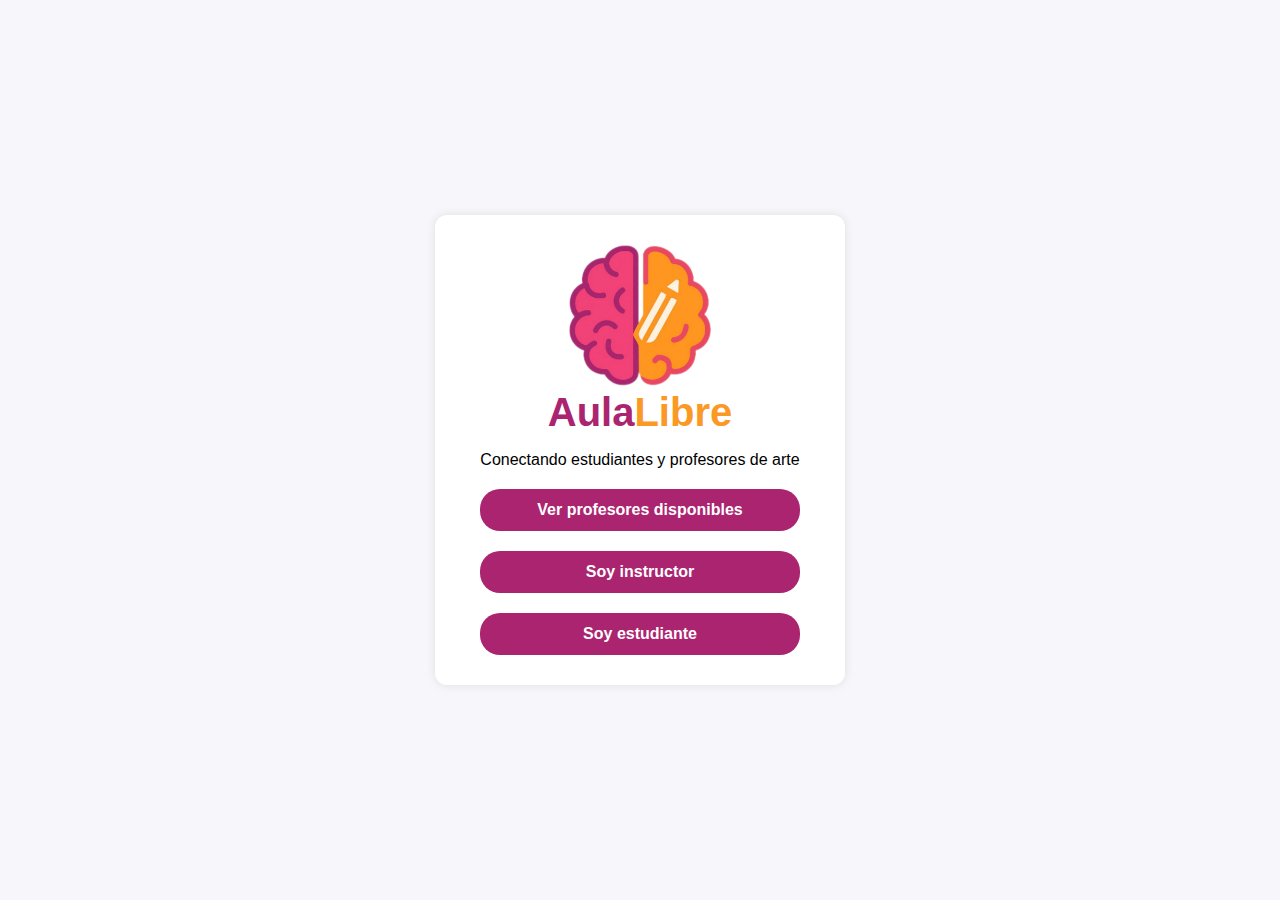
<file: index.html>
<!DOCTYPE html>
<html lang="es">
<head>
  <meta charset="UTF-8">
  <meta name="viewport" content="width=device-width, initial-scale=1.0">
  <title>AulaLibre</title>
  <link rel="stylesheet" href="css/index.css">
  <link rel="icon" href="recursos/Logo1.png">
</head>
<body>
  <div class="container">
    <img src="recursos/Logo.png" alt="Logo de AulaLibre" class="logo">
    <div class="titulo"><h1 class="Primero">Aula</h1><h1 class="Segundo">Libre</h1></div>
    <p>Conectando estudiantes y profesores de arte</p>
    <button onclick="window.location.href='profesores.html'">Ver profesores disponibles</button>
    <button onclick="window.location.href='login.html?tipo=instructor'">Soy instructor</button>
    <button onclick="window.location.href='login.html?tipo=estudiante'">Soy estudiante</button>
  </div>
</body>
</html>
</file>
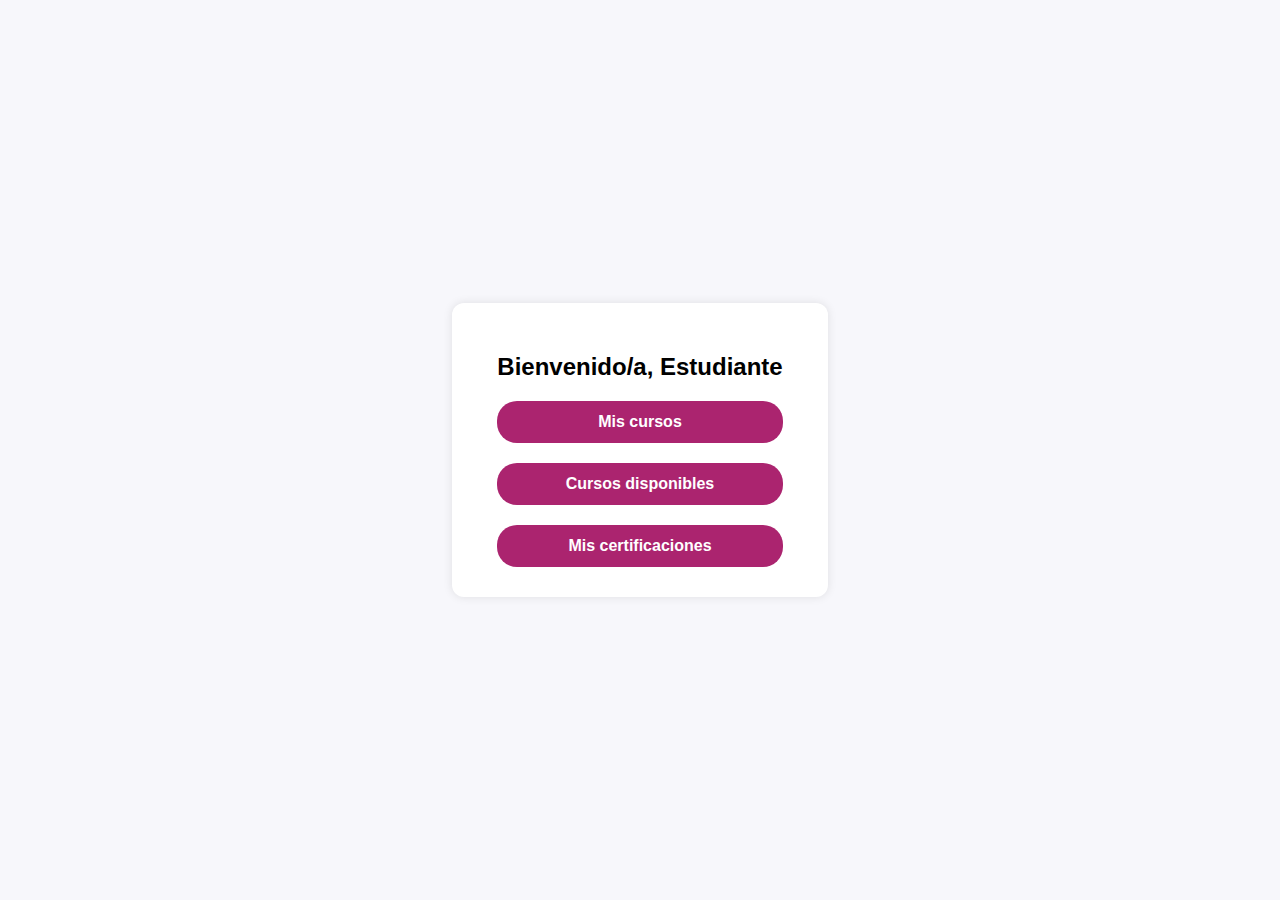
<file: estudiante.html>
<!DOCTYPE html>
<html lang="es">
<head>
  <meta charset="UTF-8">
  <meta name="viewport" content="width=device-width, initial-scale=1.0">
  <title>AulaLibre</title>
  <link rel="stylesheet" href="css/estudiante.css">
  <link rel="icon" href="recursos/Logo1.png">
</head>
<body>
  <div class="container">
    <h2>Bienvenido/a, Estudiante</h2>
    <button onclick="mostrar('cursos')">Mis cursos</button>
    <button onclick="mostrar('disponibles')">Cursos disponibles</button>
    <button onclick="mostrar('certificaciones')">Mis certificaciones</button>

    <div id="contenido"></div>
  </div>

  <script>
    function mostrar(seccion) {
      const div = document.getElementById('contenido');
      if (seccion === 'cursos') {
        div.innerHTML = '<h3>Mis cursos</h3><p>No has iniciado ningún curso aún.</p>';
      } else if (seccion === 'disponibles') {
        div.innerHTML = `<div class='card'>
          <h3>Violín Para Principiantes</h3>
          <p>Aprende desde lo básico hasta técnicas avanzadas.</p>
          <button onclick="window.location.href='violin.html'">Inscribir</button>
        </div>`;
      } else if (seccion === 'certificaciones') {
        div.innerHTML = '<h3>Certificaciones</h3><a href="recursos/CERTIFICATE.pdf" download>Descargar certificado</a>';
      }
    }
  </script>
</body>
</html>
</file>
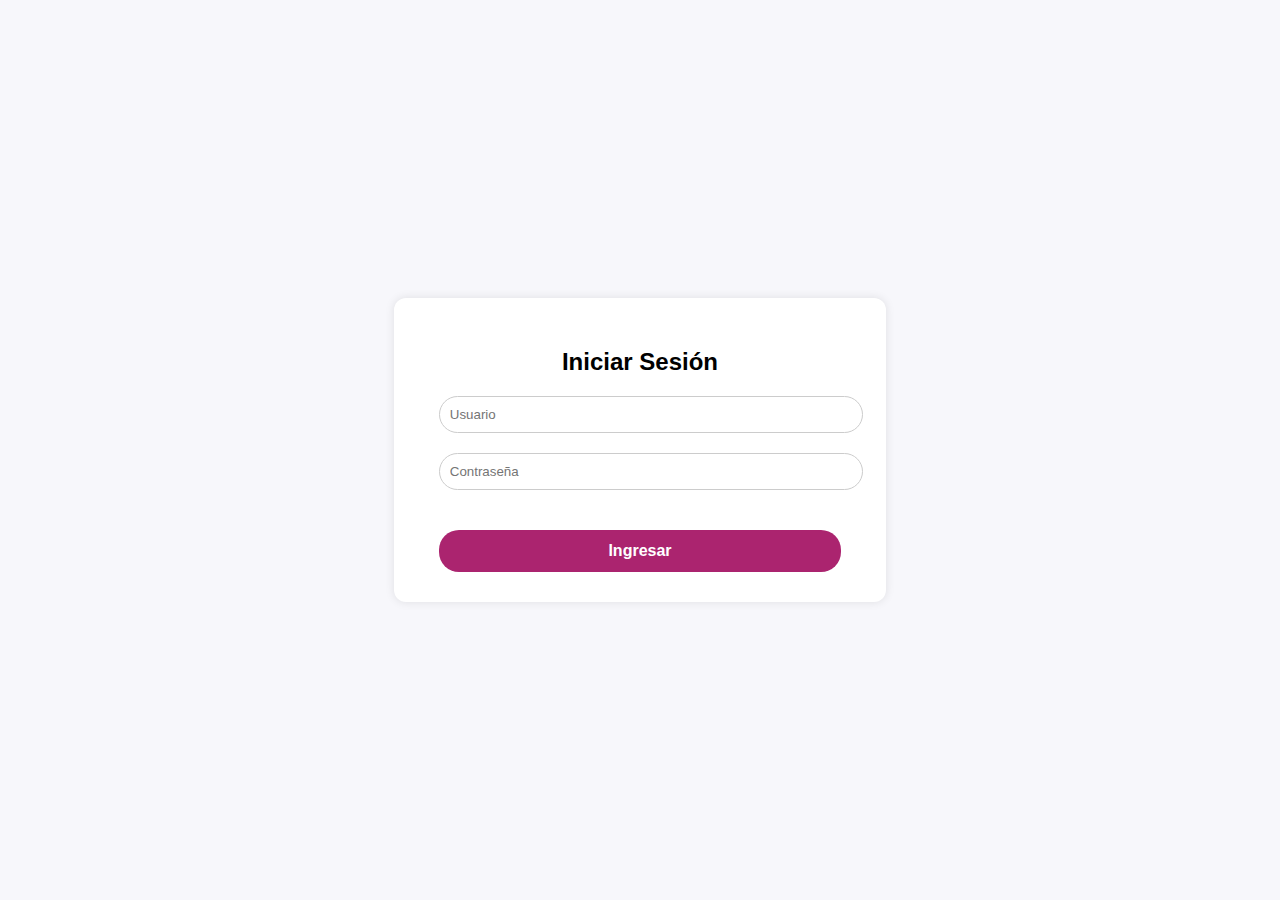
<file: login.html>
<!DOCTYPE html>
<html lang="es">
<head>
  <meta charset="UTF-8">
  <meta name="viewport" content="width=device-width, initial-scale=1.0">
  <title>AulaLibre</title>
  <link rel="stylesheet" href="css/login.css">
  <link rel="icon" href="recursos/Logo1.png">
</head>
<body>
  <div class="container">
    <h2>Iniciar Sesión</h2>
    <form onsubmit="login(event)">
      <input type="text" id="usuario" placeholder="Usuario" required>
      <input type="password" id="clave" placeholder="Contraseña" required>
      <button type="submit">Ingresar</button>
    </form>
  </div>
  <script>
    function login(e) {
      e.preventDefault();
      const tipo = new URLSearchParams(window.location.search).get('tipo');
      if (tipo === 'estudiante') {
        window.location.href = 'estudiante.html';
      } else {
        alert('Panel de instructor aún no implementado.');
      }
    }
  </script>
</body>
</html>
</file>
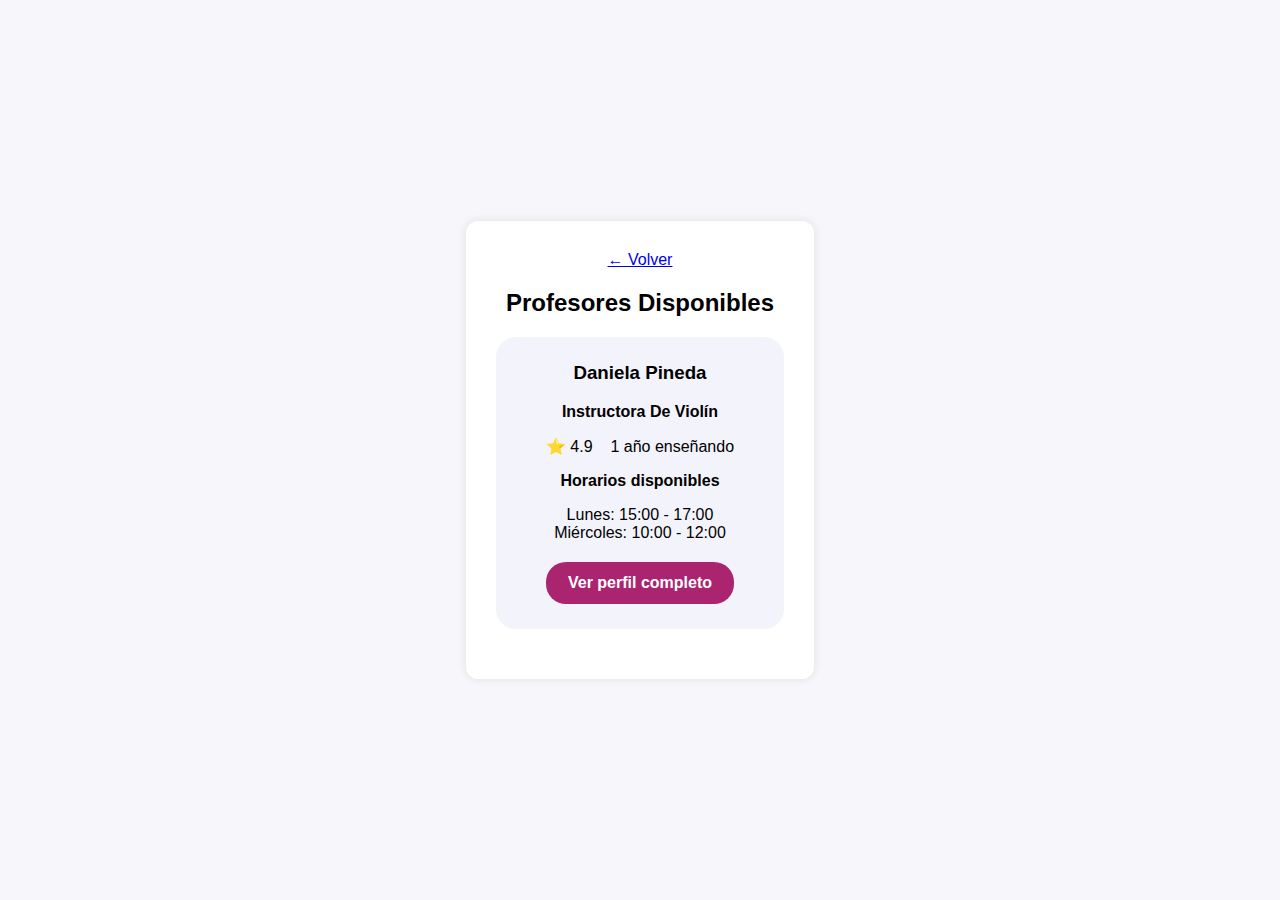
<file: profesores.html>
<!DOCTYPE html>
<html lang="es">
<head>
  <meta charset="UTF-8">
  <meta name="viewport" content="width=device-width, initial-scale=1.0">
  <title>AulaLibre</title>
  <link rel="stylesheet" href="css/profesores.css">
  <link rel="icon" href="recursos/Logo1.png">
</head>
<body>
  <div class="container">
    <a href="index.html">&larr; Volver</a>
    <h2>Profesores Disponibles</h2>

    <!-- Profesores existentes -->
    <div class="card">
      <h3>Daniela Pineda</h3>
      <p><strong>Instructora De Violín</strong></p>
      <p>⭐ 4.9 &nbsp;&nbsp; 1 año enseñando</p>
      <p><strong>Horarios disponibles</strong></p>
      <ul>
        <li>Lunes: 15:00 - 17:00</li>
        <li>Miércoles: 10:00 - 12:00</li>
      </ul>
      <button onclick="alert('Perfil no disponible')">Ver perfil completo</button>
    </div>

  </div>

</body>
</html>
</file>
<file: css/index.css>
body {
  font-family: Arial, sans-serif;
  background-color: #f7f7fb;
  margin: 0;
  padding: 0;
  justify-content: center;
  display: grid;
  place-items: center;
  height: 100vh;
}
 
.container {
  max-width: 500px;
  background: #fff;
  padding: 30px 45px;
  border-radius: 12px;
  box-shadow: 0 0 10px rgba(0, 0, 0, 0.1);
  text-align: center;
}

.titulo h1 {
    display: inline;
    margin: 0;
    font-size: 2.5em;
    font-weight: bold;
}
.Primero {
    color: #ab246f;
}

.Segundo {
    color: #fb9926; /* Color para "Libre" */
}

button {
  background-color: #ab246f;
  color: white;
  border: none;
  padding: 12px 20px;
  margin-top: 20px;
  border-radius: 20px;
  cursor: pointer;
  font-size: 16px;
  display: block;
  width: 100%;
  font-weight: bold;
}

button:hover {
  background-color: #fb9926;
}

.logo {
    width: 250px;
}
</file>
<file: css/estudiante.css>
body {
  font-family: Arial, sans-serif;
  background-color: #f7f7fb;
  margin: 0;
  padding: 0;
  justify-content: center;
  display: grid;
  place-items: center;
  height: 100vh;
}
 
.container {
  max-width: 500px;
  background: #fff;
  padding: 30px 45px;
  border-radius: 12px;
  box-shadow: 0 0 10px rgba(0, 0, 0, 0.1);
  text-align: center;
}

.titulo h1 {
    display: inline;
    margin: 0;
    font-size: 2.5em;
    font-weight: bold;
}
.Primero {
    color: #ab246f;
}

.Segundo {
    color: #fb9926; /* Color para "Libre" */
}

button {
  background-color: #ab246f;
  color: white;
  border: none;
  padding: 12px 20px;
  margin-top: 20px;
  border-radius: 20px;
  cursor: pointer;
  font-size: 16px;
  display: block;
  width: 100%;
  font-weight: bold;
}

button:hover {
  background-color: #fb9926;
}

.logo {
    width: 250px;
}

.card {
  background-color: #f3f3fb;
  border-radius: 20px;
  padding: 25px 50px;
  margin: 20px 0;
  text-align: center;
}

.card h3 {
  margin-top: 0;
  text-align: center;
}
</file>
<file: css/login.css>
body {
  font-family: Arial, sans-serif;
  background-color: #f7f7fb;
  margin: 0;
  padding: 0;
  justify-content: center;
  display: grid;
  place-items: center;
  height: 100vh;
}

.container {
  max-width: 500px;
  background: #fff;
  padding: 30px 45px;
  border-radius: 12px;
  box-shadow: 0 0 10px rgba(0, 0, 0, 0.1);
  text-align: center;
}

button {
  background-color: #ab246f;
  color: white;
  border: none;
  padding: 12px 20px;
  margin-top: 20px;
  border-radius: 20px;
  cursor: pointer;
  font-size: 16px;
  display: block;
  width: 100%;
  font-weight: bold;
}

button:hover {
  background-color: #fb9926;
}

input[type="text"], input[type="password"] {
  width: 100%;
  padding: 10px;
  margin-bottom: 20px;
  border-radius: 20px;
  border: 1px solid #ccc;
}
</file>
<file: css/profesores.css>
body {
  font-family: Arial, sans-serif;
  background-color: #f7f7fb;
  margin: 0;
  padding: 0;
  justify-content: center;
  display: grid;
  place-items: center;
  height: 100vh;
}

.container {
  max-width: 500px;
  background: #fff;
  padding: 30px;
  border-radius: 12px;
  box-shadow: 0 0 10px rgba(0, 0, 0, 0.1);
  text-align: center;
}

button {
  background-color: #ab246f;
  color: white;
  border: none;
  padding: 12px 20px;
  margin-top: 20px;
  border-radius: 20px;
  cursor: pointer;
  font-size: 16px;
  display: block;
  width: 100%;
  font-weight: bold;
}

button:hover {
  background-color: #fb9926;
}

.card {
  background-color: #f3f3fb;
  border-radius: 20px;
  padding: 25px 50px;
  margin: 20px 0;
  text-align: center;
}

.card h3 {
  margin-top: 0;
  text-align: center;
}

li {
  list-style: none;
}

ul{
    padding: 0;
}
</file>
